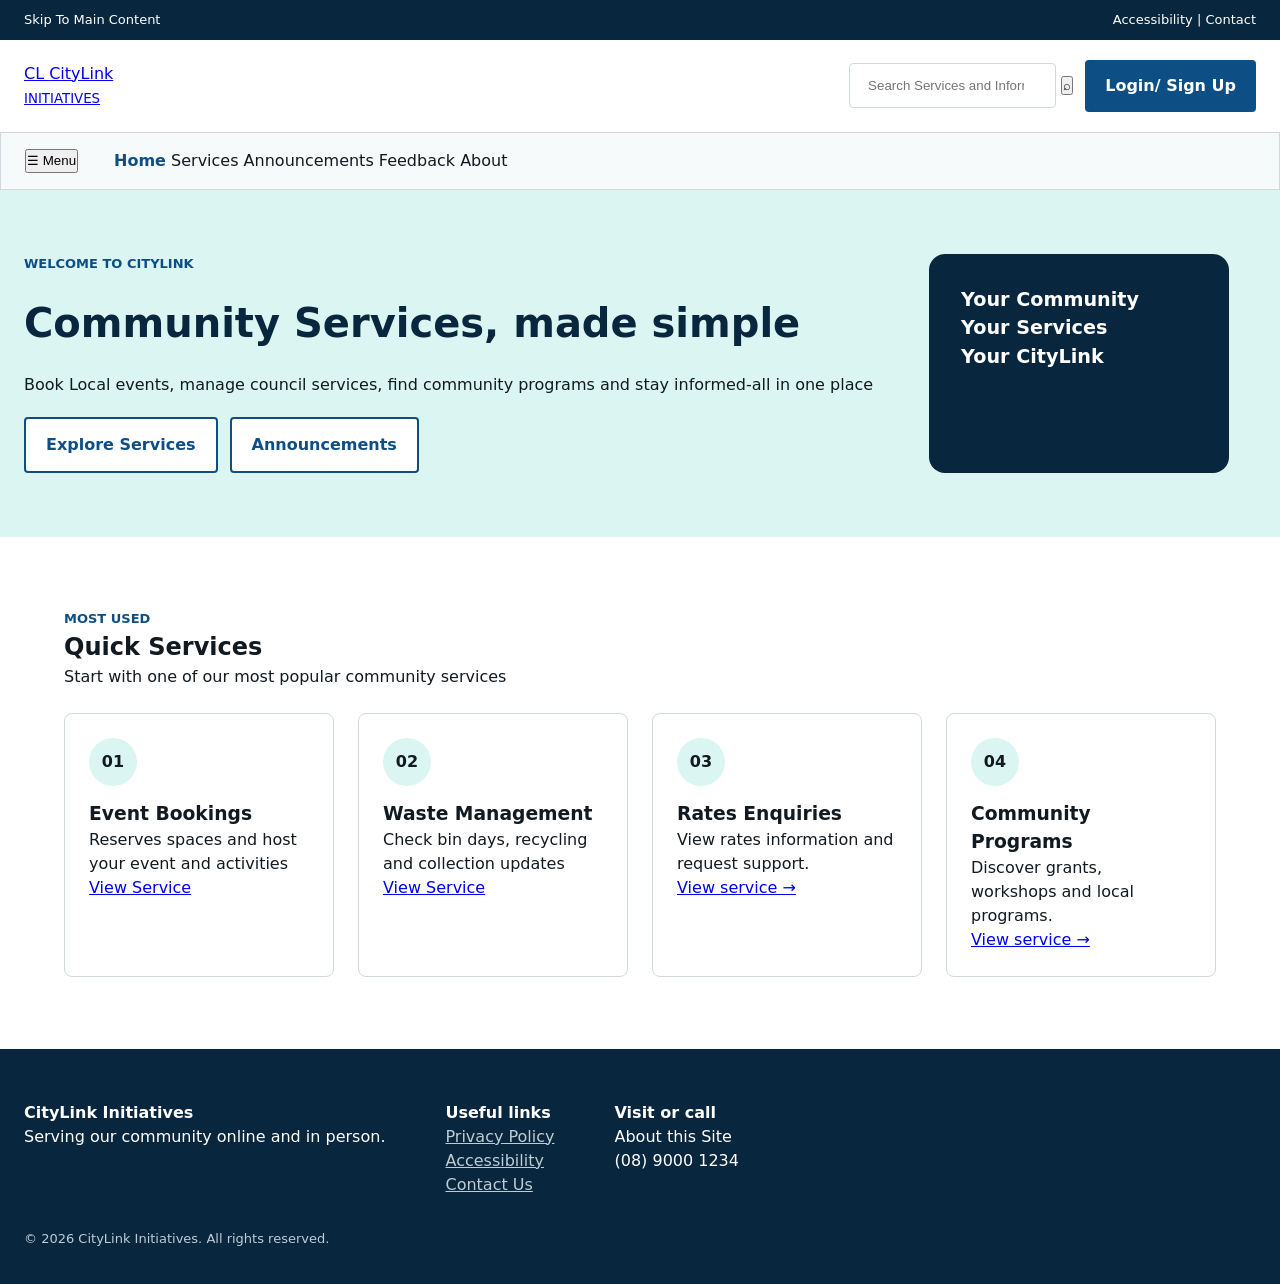
<file: index.html>
<!DOCTYPE html>
<html lang="en">
<head>
    <meta charset="UTF-8">
    <meta name="viewport" content="width=device-width, initial-scale=1.0">
    <title>CityLink Initiatives - Community services, made simple</title>
    <link rel="stylesheet" href="css/style.css">
</head>
<body>

    <a class="skip-link" href="#main-content">Skip to main content</a>

    <!-- Header, nav, hero Section go here -->
    <div class="utility-bar">
        <span>Skip To Main Content</span>
        <span>Accessibility&nbsp;|&nbsp;Contact</span>
    </div>

    <header class="main-header">
        <a href="index.html" class="logo">
            <span class="logo-mark">CL</span>
            <span class="logo-text">CityLink<br><small>INITIATIVES</small></span>
        </a>

        <div class="header-actions">
            <form role="search" class="search">
                <input type="search" placeholder="Search Services and Information">
                <button type="submit" aria-label="Search">⌕</button>
            </form>
            <a href="#" class="btn btn-primary">Login/ Sign Up</a>
        </div>
    </header>

    <nav class="primary-nav" aria-label="Primary">
            <button class="nav-toggle" aria-expanded="false" aria-controls="nav-links">
              ☰ Menu
            </button>
            <div class="nav-links" id="nav-links">
                <a href="index.html" aria-current="page">Home</a>
                <a href="services.html">Services</a>
                <a href="announcements.html">Announcements</a>
                <a href="feedback.html">Feedback</a>
                <a href="about.html">About</a>
            </div>
    </nav>

    <main id="main-content">
        <!-- Main content goes here -->
        <section class="hero">
            <div class="hero-contet">
                <p class="eyebrow">WELCOME TO CITYLINK</p>
                <h1>Community Services, made simple</h1>
                <p class="hero-lead">Book Local events, manage council services, find community programs and stay informed-all in one place</p>
            <div class="hero-actions">
                <a href="services.html" class="btn btn-outline">Explore Services</a>
                <a href="announcements.html" class="btn btn-outline">Announcements</a>
            </div>
            </div>
            <div class="hero-graphic" aria-hidden="true">
                <div class="hero-card">
                    <p>Your Community <br> Your Services<br> Your CityLink</p>
                </div>
            </div>
        </section>

        <section class="quick-services">
            <p class="eyebrow">MOST USED</p>
            <h2>Quick Services</h2>
            <p class="section-lead">Start with one of our most popular community services</p>
            <div class="card-grid">
                <article class="service-card">
                    <span class="service-number">01</span>
                    <h3>Event Bookings</h3>
                    <p>Reserves spaces and host your event and activities</p>
                    <a href="#">View Service</a>
                </article>
                 <article class="service-card">
                    <span class="service-number">02</span>
                    <h3>Waste Management</h3>
                    <p>Check bin days, recycling and collection updates</p>
                    <a href="#">View Service</a>
                </article>
                <article class="service-card">
                    <span class="service-number">03</span>
                    <h3>Rates Enquiries</h3>
                    <p>View rates information and request support.</p>
                    <a href="#">View service →</a>
                </article>
                <article class="service-card">
                    <span class="service-number">04</span>
                    <h3>Community Programs</h3>
                    <p>Discover grants, workshops and local programs.</p>
                    <a href="#">View service →</a>
                </article>
            </div>
        </section>
    </main>

    <!--Footer goes here-->
    <footer class="site-footer">
    <div class="footer-columns">
        <div>
            <h4>CityLink Initiatives</h4>
            <p>Serving our community online and in person.</p>
        </div>
        <div>
            <h4>Useful links</h4>
            <p><a href="#">Privacy Policy</a><br><a href="#">Accessibility</a><br><a href="#">Contact Us</a></p>
        </div>
        <div>
            <h4>Visit or call</h4>
            <p>About this Site<br>(08) 9000 1234</p>
        </div>
    </div>
    <p class="copyright">© 2026 CityLink Initiatives. All rights reserved.</p>
    </footer>

    <script src="js/main.js" defer></script>

</body>
</html>
</file>
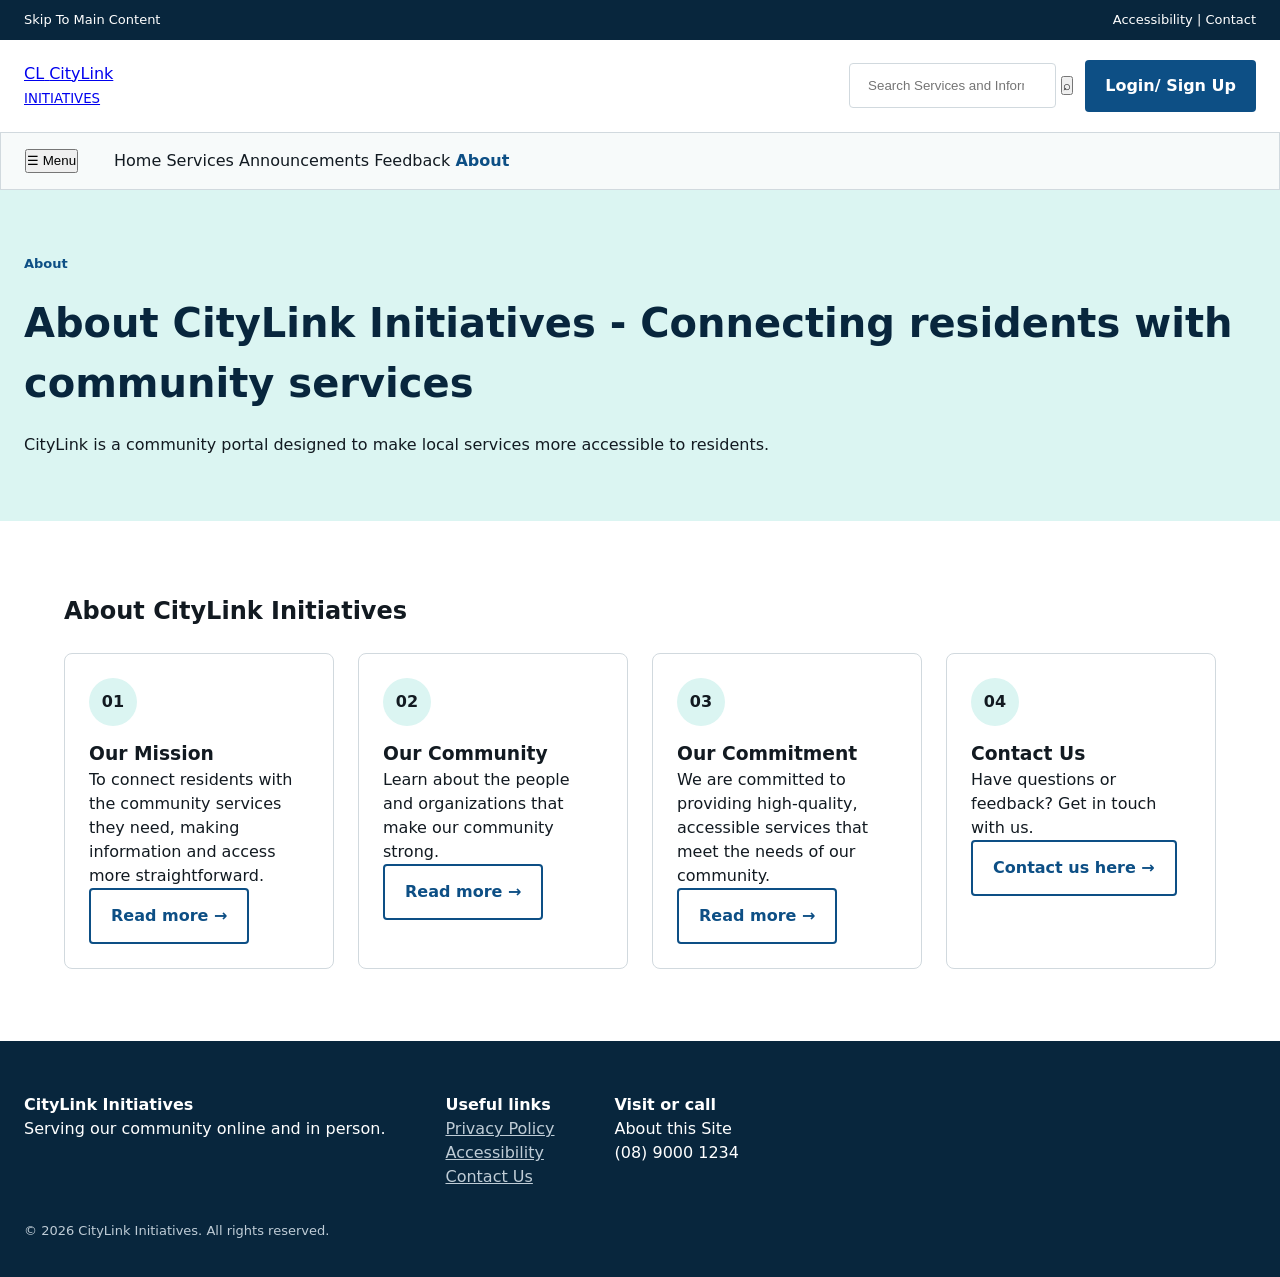
<file: about.html>
<!DOCTYPE html>
<html lang="en">
<head>
    <meta charset="UTF-8">
    <meta name="viewport" content="width=device-width, initial-scale=1.0">
    <title>About - CityLink Initiatives Smart Community Portal</title>
    <link rel="stylesheet" href="css/style.css">
</head>
<body>

    <a class="skip-link" href="#main-content">Skip to main content</a>

    <!-- Header, nav, hero Section go here -->
    <div class="utility-bar">
        <span>Skip To Main Content</span>
        <span>Accessibility&nbsp;|&nbsp;Contact</span>
    </div>

    <header class="main-header">
        <a href="index.html" class="logo">
            <span class="logo-mark">CL</span>
            <span class="logo-text">CityLink<br><small>INITIATIVES</small></span>
        </a>

        <div class="header-actions">
            <form role="search" class="search">
                <input type="search" placeholder="Search Services and Information">
                <button type="submit" aria-label="Search">⌕</button>
            </form>
            <a href="#" class="btn btn-primary">Login/ Sign Up</a>
        </div>
    </header>

    <nav class="primary-nav" aria-label="Primary">
        <button class="nav-toggle" aria-expanded="false" aria-controls="nav-links">
            ☰ Menu
        </button>
            <div class="nav-links" id="nav-links">
                <a href="index.html">Home</a>
                <a href="services.html" >Services</a>
                <a href="announcements.html">Announcements</a>
                <a href="feedback.html">Feedback</a>
                <a href="about.html" aria-current="page">About</a>
            </div>
    </nav>

   <main id="main-content">
    <section class="hero">
        <div>
            <p class="eyebrow">About</p>
            <h1>About CityLink Initiatives - Connecting residents with community services</h1>
            <p class="hero-lead">CityLink is a community portal designed to make local services more accessible to residents.</p>
        </div>
    </section>

    <section class="quick-services">
        <h2>About CityLink Initiatives</h2>
        <div class="card-grid">
            <article class="service-card">
                <span class="service-number">01</span>
                <h3>Our Mission</h3>
                <p>To connect residents with the community services they need, making information and access more straightforward.</p>
                <a href="#" class="btn btn-outline">Read more →</a>
            </article>
            <article class="service-card">
                <span class="service-number">02</span>
                <h3>Our Community</h3>
                <p>Learn about the people and organizations that make our community strong.</p>
                <a href="#" class="btn btn-outline">Read more →</a>
            </article>
            <article class="service-card">
                <span class="service-number">03</span>
                <h3>Our Commitment</h3>
                <p>We are committed to providing high-quality, accessible services that meet the needs of our community.</p>
                <a href="#" class="btn btn-outline">Read more →</a>
            </article>
            <article class="service-card">
                <span class="service-number">04</span>
                <h3>Contact Us</h3>
                <p>Have questions or feedback? Get in touch with us.</p>
                <a href="#" class="btn btn-outline">Contact us here →</a>
            </article>
        </div>
    </section>
</main>

    <!--Footer goes here-->
    <footer class="site-footer">
    <div class="footer-columns">
        <div>
            <h4>CityLink Initiatives</h4>
            <p>Serving our community online and in person.</p>
        </div>
        <div>
            <h4>Useful links</h4>
            <p><a href="#">Privacy Policy</a><br><a href="#">Accessibility</a><br><a href="#">Contact Us</a></p>
        </div>
        <div>
            <h4>Visit or call</h4>
            <p>About this Site<br>(08) 9000 1234</p>
        </div>
    </div>
    <p class="copyright">© 2026 CityLink Initiatives. All rights reserved.</p>
    </footer>

    <script src="js/main.js" defer></script>

</body>
</html>
</file>
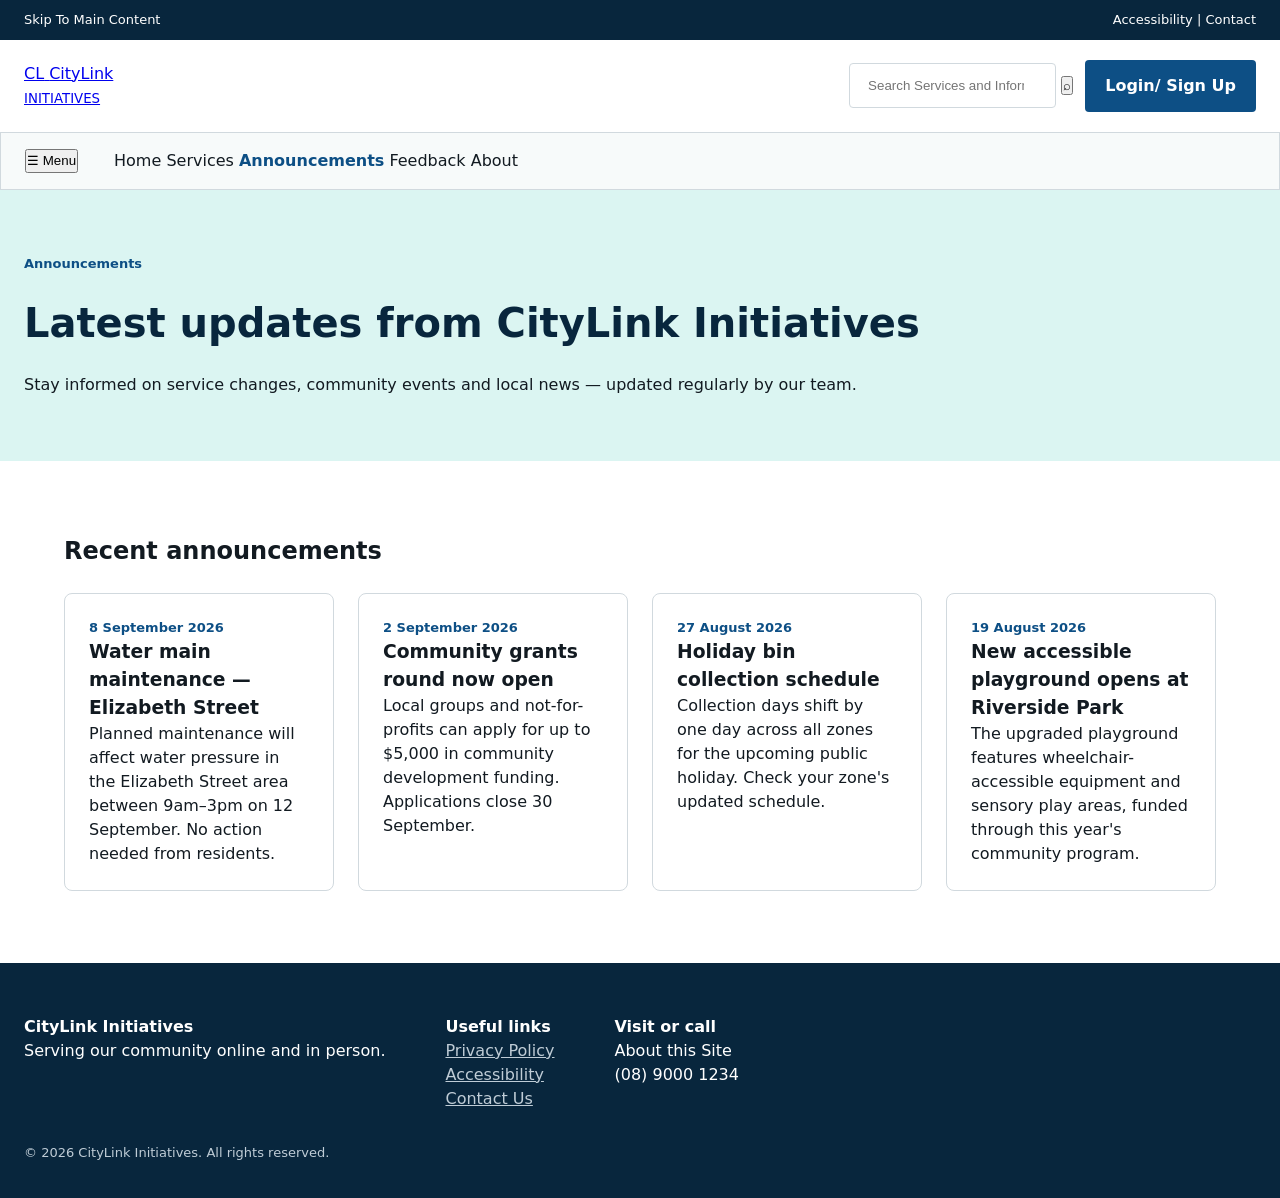
<file: announcements.html>
<!DOCTYPE html>
<html lang="en">
<head>
    <meta charset="UTF-8">
    <meta name="viewport" content="width=device-width, initial-scale=1.0">
    <title>Announcements - CityLink Initiatives Smart Community Portal</title>
    <link rel="stylesheet" href="css/style.css">
</head>
<body>

    <a class="skip-link" href="#main-content">Skip to main content</a>

    <!-- Header, nav, hero Section go here -->
    <div class="utility-bar">
        <span>Skip To Main Content</span>
        <span>Accessibility&nbsp;|&nbsp;Contact</span>
    </div>

    <header class="main-header">
        <a href="index.html" class="logo">
            <span class="logo-mark">CL</span>
            <span class="logo-text">CityLink<br><small>INITIATIVES</small></span>
        </a>

        <div class="header-actions">
            <form role="search" class="search">
                <input type="search" placeholder="Search Services and Information">
                <button type="submit" aria-label="Search">⌕</button>
            </form>
            <a href="#" class="btn btn-primary">Login/ Sign Up</a>
        </div>
    </header>

        <nav class="primary-nav" aria-label="Primary">
            <button class="nav-toggle" aria-expanded="false" aria-controls="nav-links">
              ☰ Menu
            </button>
            <div class="nav-links" id="nav-links">
                <a href="index.html">Home</a>
                <a href="services.html" >Services</a>
                <a href="announcements.html" aria-current="page">Announcements</a>
                <a href="feedback.html">Feedback</a>
                <a href="about.html">About</a>
            </div>
        </nav>

    <main id="main-content">
    <section class="hero">
        <div>
            <p class="eyebrow">Announcements</p>
            <h1>Latest updates from CityLink Initiatives</h1>
            <p class="hero-lead">Stay informed on service changes, community events and local news — updated regularly by our team.</p>
        </div>
    </section>

    <section class="quick-services">
        <h2>Recent announcements</h2>
        <div class="card-grid">
            <article class="service-card">
                <p class="eyebrow"><time datetime="2026-09-08">8 September 2026</time></p>
                <h3>Water main maintenance — Elizabeth Street</h3>
                <p>Planned maintenance will affect water pressure in the Elizabeth Street area between 9am–3pm on 12 September. No action needed from residents.</p>
            </article>
            <article class="service-card">
                <p class="eyebrow"><time datetime="2026-09-02">2 September 2026</time></p>
                <h3>Community grants round now open</h3>
                <p>Local groups and not-for-profits can apply for up to $5,000 in community development funding. Applications close 30 September.</p>
            </article>
            <article class="service-card">
                <p class="eyebrow"><time datetime="2026-08-27">27 August 2026</time></p>
                <h3>Holiday bin collection schedule</h3>
                <p>Collection days shift by one day across all zones for the upcoming public holiday. Check your zone's updated schedule.</p>
            </article>
            <article class="service-card">
                <p class="eyebrow"><time datetime="2026-08-19">19 August 2026</time></p>
                <h3>New accessible playground opens at Riverside Park</h3>
                <p>The upgraded playground features wheelchair-accessible equipment and sensory play areas, funded through this year's community program.</p>
            </article>
        </div>
    </section>
    </main>

    <!--Footer goes here-->
    <footer class="site-footer">
    <div class="footer-columns">
        <div>
            <h4>CityLink Initiatives</h4>
            <p>Serving our community online and in person.</p>
        </div>
        <div>
            <h4>Useful links</h4>
            <p><a href="#">Privacy Policy</a><br><a href="#">Accessibility</a><br><a href="#">Contact Us</a></p>
        </div>
        <div>
            <h4>Visit or call</h4>
            <p>About this Site<br>(08) 9000 1234</p>
        </div>
    </div>
    <p class="copyright">© 2026 CityLink Initiatives. All rights reserved.</p>
    </footer>

    <script src="js/main.js" defer></script>

</body>
</html>
</file>
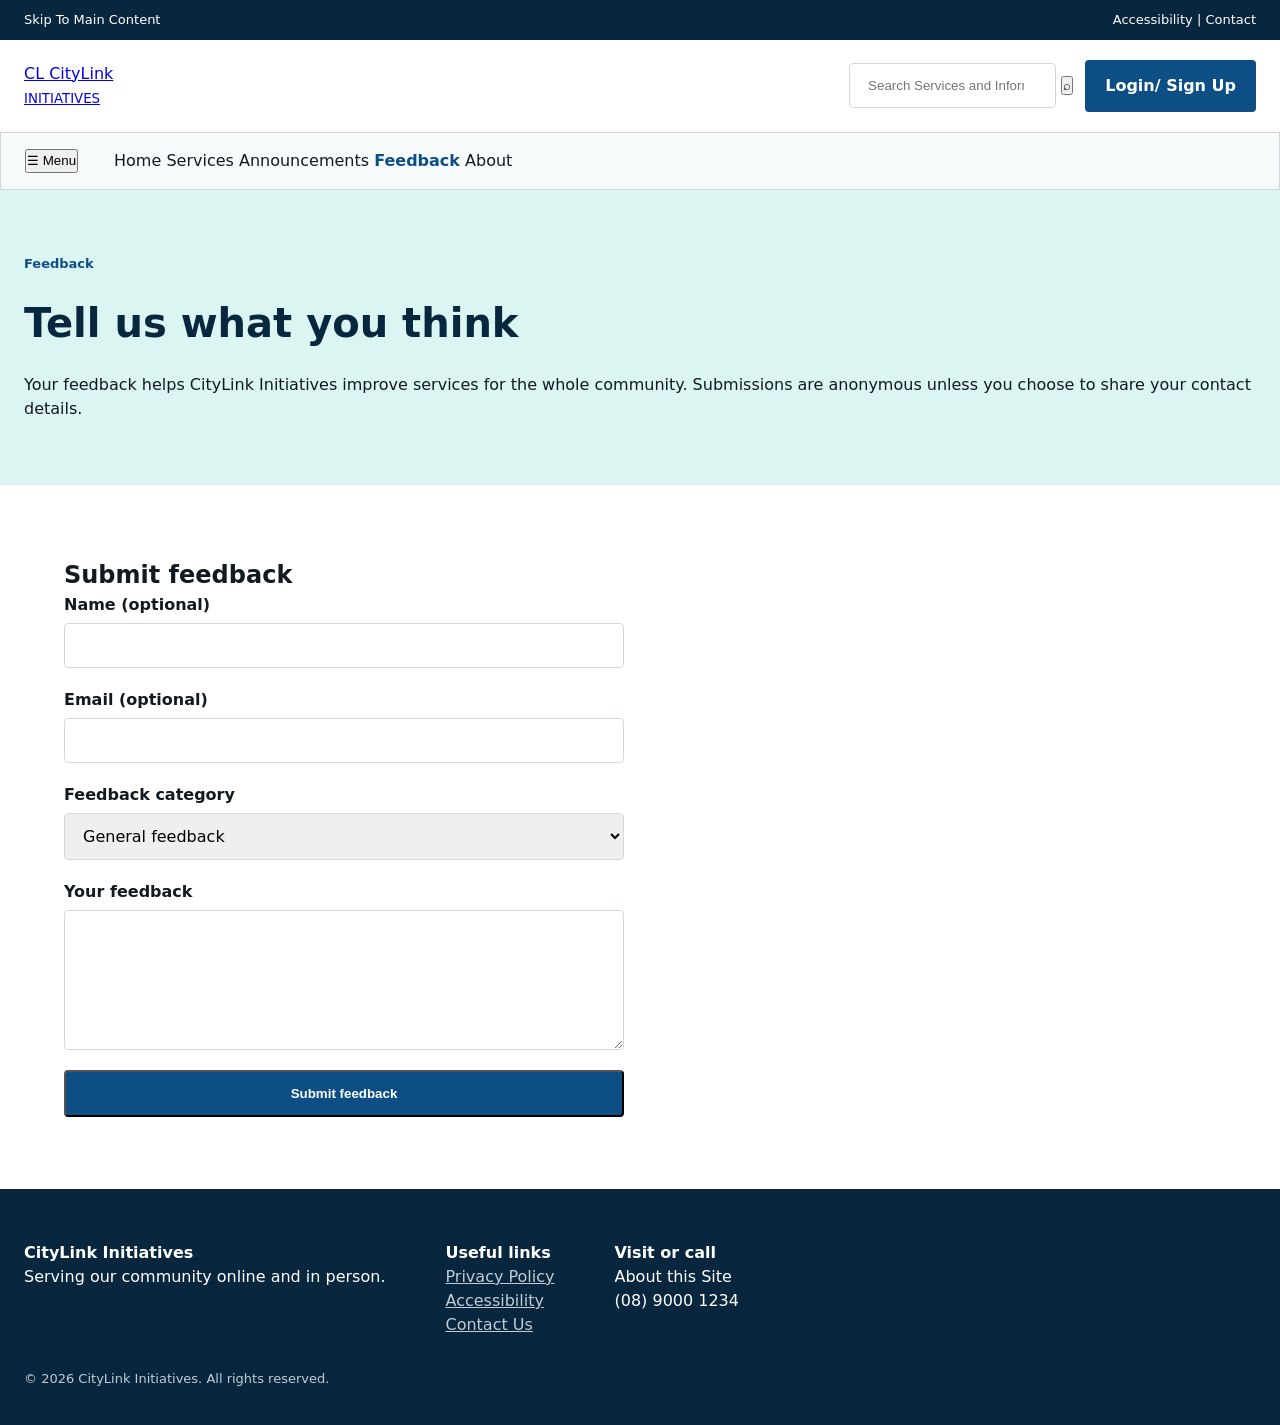
<file: feedback.html>
<!DOCTYPE html>
<html lang="en">
<head>
    <meta charset="UTF-8">
    <meta name="viewport" content="width=device-width, initial-scale=1.0">
    <title>Feedback - CityLink Initiatives Smart Community Portal</title>
    <link rel="stylesheet" href="css/style.css">
</head>
<body>

    <a class="skip-link" href="#main-content">Skip to main content</a>

    <!-- Header, nav, hero Section go here -->
    <div class="utility-bar">
        <span>Skip To Main Content</span>
        <span>Accessibility&nbsp;|&nbsp;Contact</span>
    </div>

    <header class="main-header">
        <a href="index.html" class="logo">
            <span class="logo-mark">CL</span>
            <span class="logo-text">CityLink<br><small>INITIATIVES</small></span>
        </a>

        <div class="header-actions">
            <form role="search" class="search">
                <input type="search" placeholder="Search Services and Information">
                <button type="submit" aria-label="Search">⌕</button>
            </form>
            <a href="#" class="btn btn-primary">Login/ Sign Up</a>
        </div>
    </header>

    <nav class="primary-nav" aria-label="Primary">
        <button class="nav-toggle" aria-expanded="false" aria-controls="nav-links">
            ☰ Menu
        </button>
            <div class="nav-links" id="nav-links">
                <a href="index.html">Home</a>
                <a href="services.html" >Services</a>
                <a href="announcements.html">Announcements</a>
                <a href="feedback.html" aria-current="page">Feedback</a>
                <a href="about.html">About</a>
            </div>
    </nav>

   <main id="main-content">
    <section class="hero">
        <div>
            <p class="eyebrow">Feedback</p>
            <h1>Tell us what you think</h1>
            <p class="hero-lead">Your feedback helps CityLink Initiatives improve services for the whole community. Submissions are anonymous unless you choose to share your contact details.</p>
        </div>
    </section>

    <section class="quick-services">
        <h2>Submit feedback</h2>
        <form class="feedback-form" action="#" method="post">
            <div class="form-field">
                <label for="fb-name">Name (optional)</label>
                <input type="text" id="fb-name" name="name">
            </div>

            <div class="form-field">
                <label for="fb-email">Email (optional)</label>
                <input type="email" id="fb-email" name="email">
            </div>

            <div class="form-field">
                <label for="fb-category">Feedback category</label>
                <select id="fb-category" name="category">
                    <option value="general">General feedback</option>
                    <option value="complaint">Service complaint</option>
                    <option value="compliment">Compliment</option>
                    <option value="suggestion">Suggestion</option>
                    <option value="accessibility">Accessibility issue</option>
                </select>
            </div>

            <div class="form-field">
                <label for="fb-message">Your feedback</label>
                <textarea id="fb-message" name="message" rows="6" required></textarea>
            </div>

            <button type="submit" class="btn btn-primary">Submit feedback</button>
        </form>
    </section>
    </main>

    <!--Footer goes here-->
    <footer class="site-footer">
    <div class="footer-columns">
        <div>
            <h4>CityLink Initiatives</h4>
            <p>Serving our community online and in person.</p>
        </div>
        <div>
            <h4>Useful links</h4>
            <p><a href="#">Privacy Policy</a><br><a href="#">Accessibility</a><br><a href="#">Contact Us</a></p>
        </div>
        <div>
            <h4>Visit or call</h4>
            <p>About this Site<br>(08) 9000 1234</p>
        </div>
    </div>
    <p class="copyright">© 2026 CityLink Initiatives. All rights reserved.</p>
    </footer>

    <script src="js/main.js" defer></script>

</body>
</html>
</file>
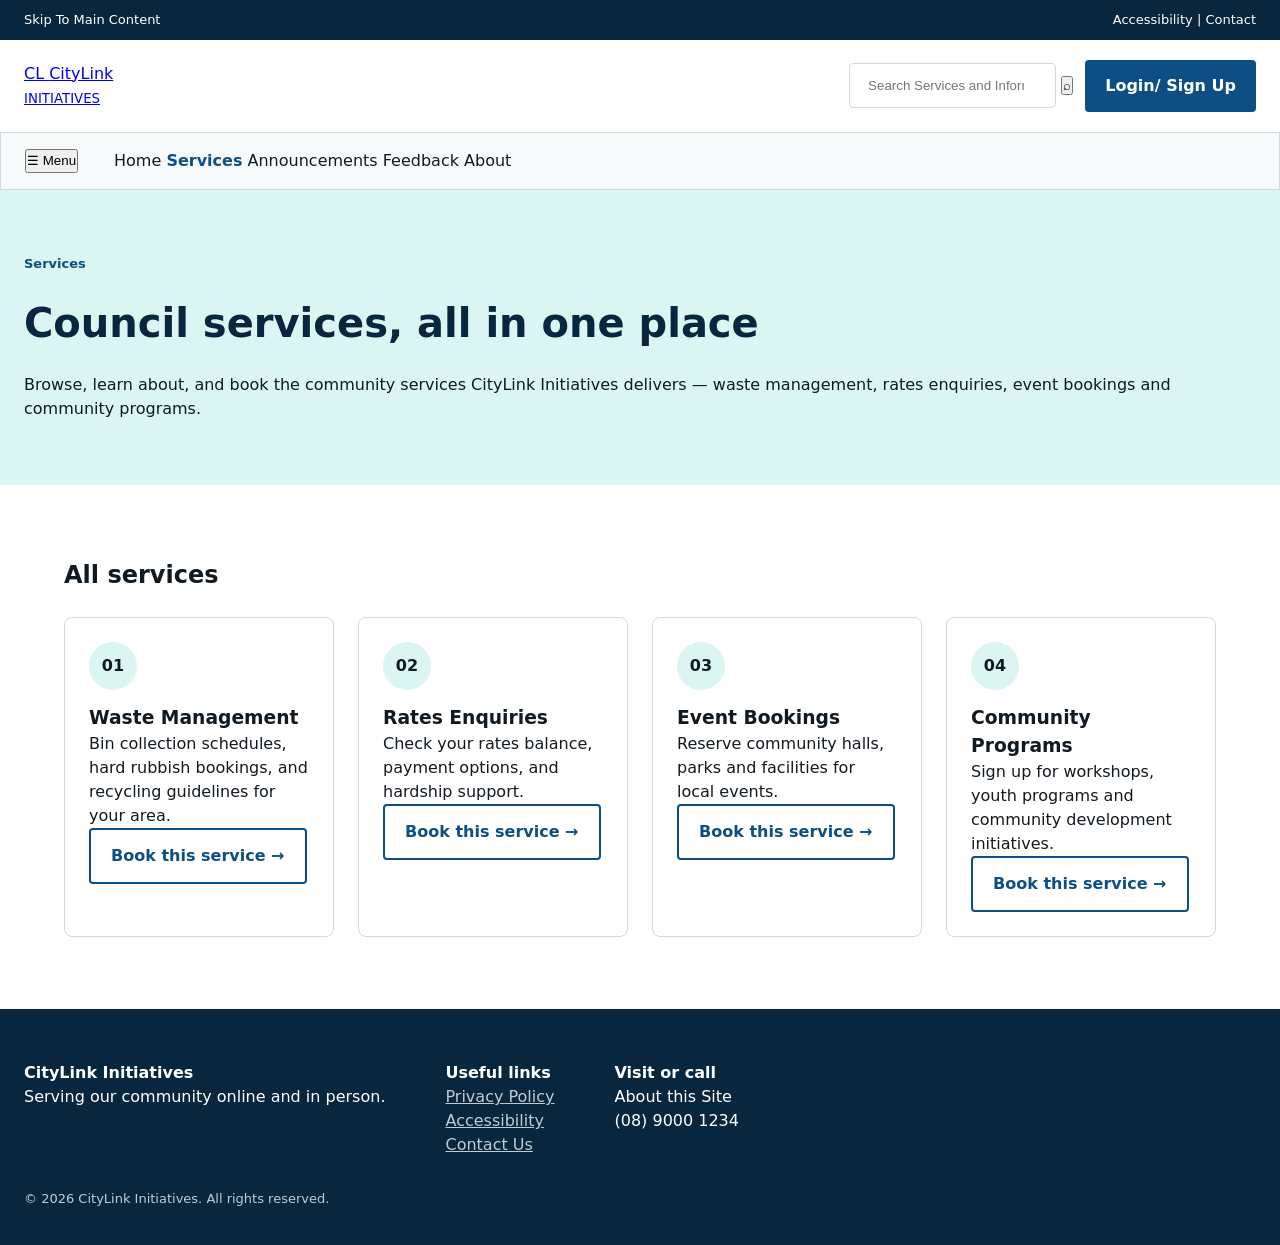
<file: services.html>
<!DOCTYPE html>
<html lang="en">
<head>
    <meta charset="UTF-8">
    <meta name="viewport" content="width=device-width, initial-scale=1.0">
    <title>Services - CityLink Initiatives Smart Community Portal</title>
    <link rel="stylesheet" href="css/style.css">
</head>
<body>

    <a class="skip-link" href="#main-content">Skip to main content</a>

    <!-- Header, nav, hero Section go here -->
    <div class="utility-bar">
        <span>Skip To Main Content</span>
        <span>Accessibility&nbsp;|&nbsp;Contact</span>
    </div>

    <header class="main-header">
        <a href="index.html" class="logo">
            <span class="logo-mark">CL</span>
            <span class="logo-text">CityLink<br><small>INITIATIVES</small></span>
        </a>

        <div class="header-actions">
            <form role="search" class="search">
                <input type="search" placeholder="Search Services and Information">
                <button type="submit" aria-label="Search">⌕</button>
            </form>
            <a href="#" class="btn btn-primary">Login/ Sign Up</a>
        </div>
    </header>

    <nav class="primary-nav" aria-label="Primary">
        <button class="nav-toggle" aria-expanded="false" aria-controls="nav-links">
            ☰ Menu
        </button>
            <div class="nav-links" id="nav-links">
                <a href="index.html">Home</a>
                <a href="services.html" aria-current="page">Services</a>
                <a href="announcements.html">Announcements</a>
                <a href="feedback.html">Feedback</a>
                <a href="about.html">About</a>
            </div>
    </nav>

   <main id="main-content">
    <section class="hero">
        <div>
            <p class="eyebrow">Services</p>
            <h1>Council services, all in one place</h1>
            <p class="hero-lead">Browse, learn about, and book the community services CityLink Initiatives delivers — waste management, rates enquiries, event bookings and community programs.</p>
        </div>
    </section>

    <section class="quick-services">
        <h2>All services</h2>
        <div class="card-grid">
            <article class="service-card">
                <span class="service-number">01</span>
                <h3>Waste Management</h3>
                <p>Bin collection schedules, hard rubbish bookings, and recycling guidelines for your area.</p>
                <a href="#" class="btn btn-outline">Book this service →</a>
            </article>
            <article class="service-card">
                <span class="service-number">02</span>
                <h3>Rates Enquiries</h3>
                <p>Check your rates balance, payment options, and hardship support.</p>
                <a href="#" class="btn btn-outline">Book this service →</a>
            </article>
            <article class="service-card">
                <span class="service-number">03</span>
                <h3>Event Bookings</h3>
                <p>Reserve community halls, parks and facilities for local events.</p>
                <a href="#" class="btn btn-outline">Book this service →</a>
            </article>
            <article class="service-card">
                <span class="service-number">04</span>
                <h3>Community Programs</h3>
                <p>Sign up for workshops, youth programs and community development initiatives.</p>
                <a href="#" class="btn btn-outline">Book this service →</a>
            </article>
        </div>
    </section>
</main>

    <!--Footer goes here-->
    <footer class="site-footer">
    <div class="footer-columns">
        <div>
            <h4>CityLink Initiatives</h4>
            <p>Serving our community online and in person.</p>
        </div>
        <div>
            <h4>Useful links</h4>
            <p><a href="#">Privacy Policy</a><br><a href="#">Accessibility</a><br><a href="#">Contact Us</a></p>
        </div>
        <div>
            <h4>Visit or call</h4>
            <p>About this Site<br>(08) 9000 1234</p>
        </div>
    </div>
    <p class="copyright">© 2026 CityLink Initiatives. All rights reserved.</p>
    </footer>

    <script src="js/main.js" defer></script>

</body>
</html>
</file>
<file: css/style.css>
:root {
  --color-primary: #0d4f85;
  --color-navy: #08263d;
  --color-teal-surface: #dbf5f2;
  --color-blue-surface: #e8f5fc;
  --color-text: #121a21;
  --color-text-muted: #4d5963;
  --color-border: #d1d9de;
  --color-bg-muted: #f7fafa;
  --font-body: 'Inter', system-ui, sans-serif;
  --radius-sm: 4px;
  --radius-md: 8px;
  --radius-lg: 16px;
  --container-width: 1200px;
}

*, *::before, *::after { box-sizing: border-box; margin: 0; padding: 0; }

body {
  font-family: var(--font-body);
  color: var(--color-text);
  line-height: 1.5;
}

.skip-link {
  position: absolute;
  left: -999px;
  top: 0;
  background: var(--color-primary);
  color: white;
  padding: 12px 20px;
  z-index: 100;
}
.skip-link:focus { left: 0; }

.utility-bar {
  background: var(--color-navy);
  color: white;
  display: flex;
  justify-content: space-between;
  padding: 10px 24px;
  font-size: 13px;
}

.main-header {
  display: flex;
  justify-content: space-between;
  align-items: center;
  padding: 20px 24px;
}
.header-actions { display: flex; gap: 12px; align-items: center; }
.search input {
  border: 1px solid var(--color-border);
  border-radius: var(--radius-sm);
  padding: 14px 18px;
}

.btn {
  display: inline-block;
  padding: 14px 20px;
  border-radius: var(--radius-sm);
  text-decoration: none;
  font-weight: 600;
}
.btn-primary { background: var(--color-primary); color: white; }
.btn-outline { background: white; color: var(--color-primary); border: 2px solid var(--color-primary); }

.primary-nav {
  background: var(--color-bg-muted);
  border: 1px solid var(--color-border);
  display: flex;
  gap: 36px;
  padding: 16px 24px;
}
.primary-nav a { text-decoration: none; color: var(--color-text); font-weight: 500; }
.primary-nav a[aria-current="page"] { color: var(--color-primary); font-weight: 600; }

.hero {
  background: var(--color-teal-surface);
  display: flex;
  gap: 56px;
  padding: 64px 24px;
  flex-wrap: wrap;
}
.hero h1 { font-size: 2.5rem; color: var(--color-navy); margin: 20px 0; }
.eyebrow { color: var(--color-primary); font-weight: 700; font-size: 13px; }
.hero-actions { display: flex; gap: 12px; margin-top: 20px; }
.hero-graphic {
  background: var(--color-navy);
  border-radius: var(--radius-lg);
  min-width: 300px;
  min-height: 200px;
}
.hero-card{
  color: white;
  font-size: 1.2rem;
  font-weight: 600;
  line-height: 1.5;
  padding: 32px;
}
.quick-services { padding: 72px 24px; max-width: var(--container-width); margin: 0 auto; }
.card-grid {
  display: grid;
  grid-template-columns: repeat(auto-fit, minmax(240px, 1fr));
  gap: 24px;
  margin-top: 24px;
}
.service-card {
  border: 1px solid var(--color-border);
  border-radius: var(--radius-md);
  padding: 24px;
}
.service-number {
  display: inline-flex;
  align-items: center;
  justify-content: center;
  width: 48px; height: 48px;
  background: var(--color-teal-surface);
  border-radius: 24px;
  font-weight: 700;
  margin-bottom: 14px;
}

.feedback-form { max-width: 560px; display: flex; flex-direction: column; gap: 20px; }
.form-field { display: flex; flex-direction: column; gap: 6px; }
.form-field label { font-weight: 600; }
.form-field input,
.form-field select,
.form-field textarea {
  border: 1px solid var(--color-border);
  border-radius: var(--radius-sm);
  padding: 12px 14px;
  font-family: inherit;
  font-size: 1rem;
}
.form-field textarea { resize: vertical; }

.site-footer { background: var(--color-navy); color: white; padding: 52px 24px 36px; }
.footer-columns { display: flex; gap: 60px; flex-wrap: wrap; }
.footer-columns a { color: #bfccd6; }
.copyright { color: #bfccd6; font-size: 13px; margin-top: 32px; }

@media (max-width: 768px) {
  .main-header, .primary-nav, .hero { flex-direction: column; align-items: flex-start; }
  .hero-graphic { width: 100%; }
  .nav-toggle { display:block;}
  .nav-links {display:none; flex-direction: column; gap: 16px; margin-top: 12px;}
  .nav-links.nav-links--open { display:flex; }
}
</file>
